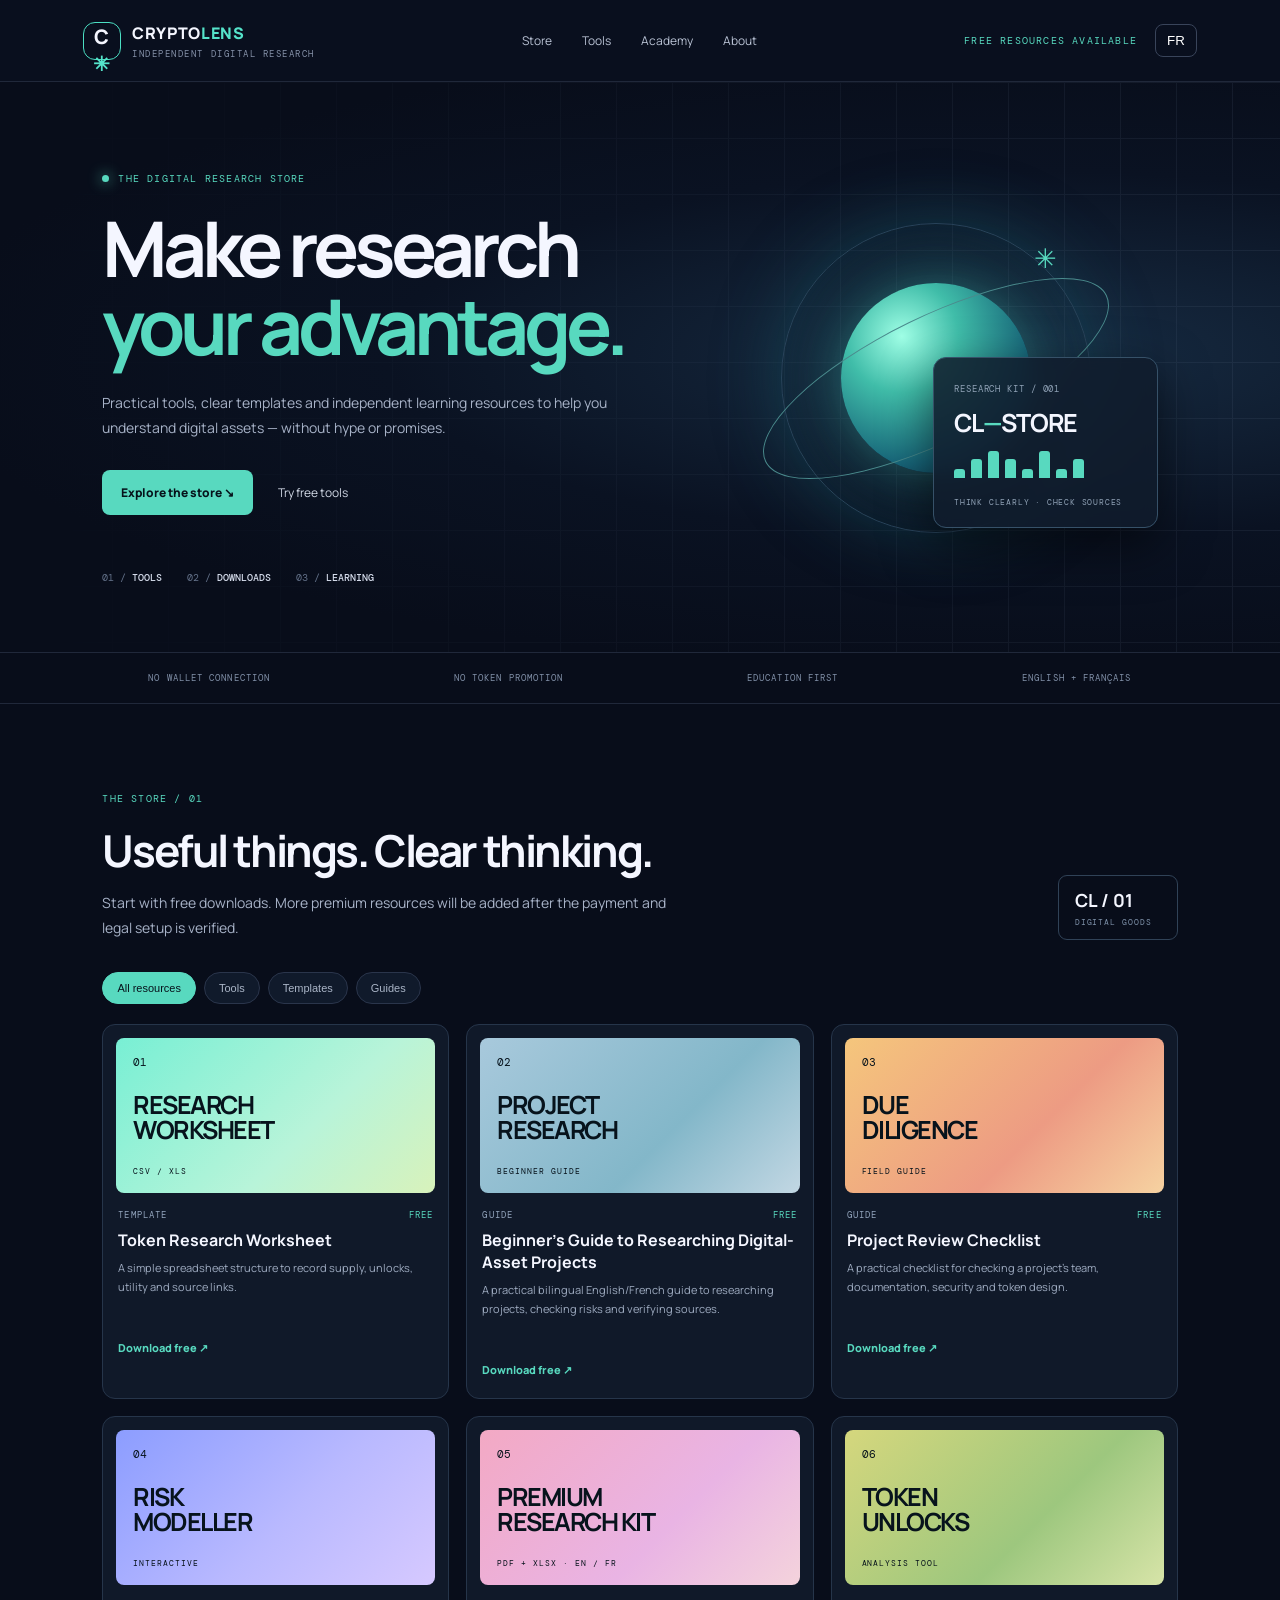
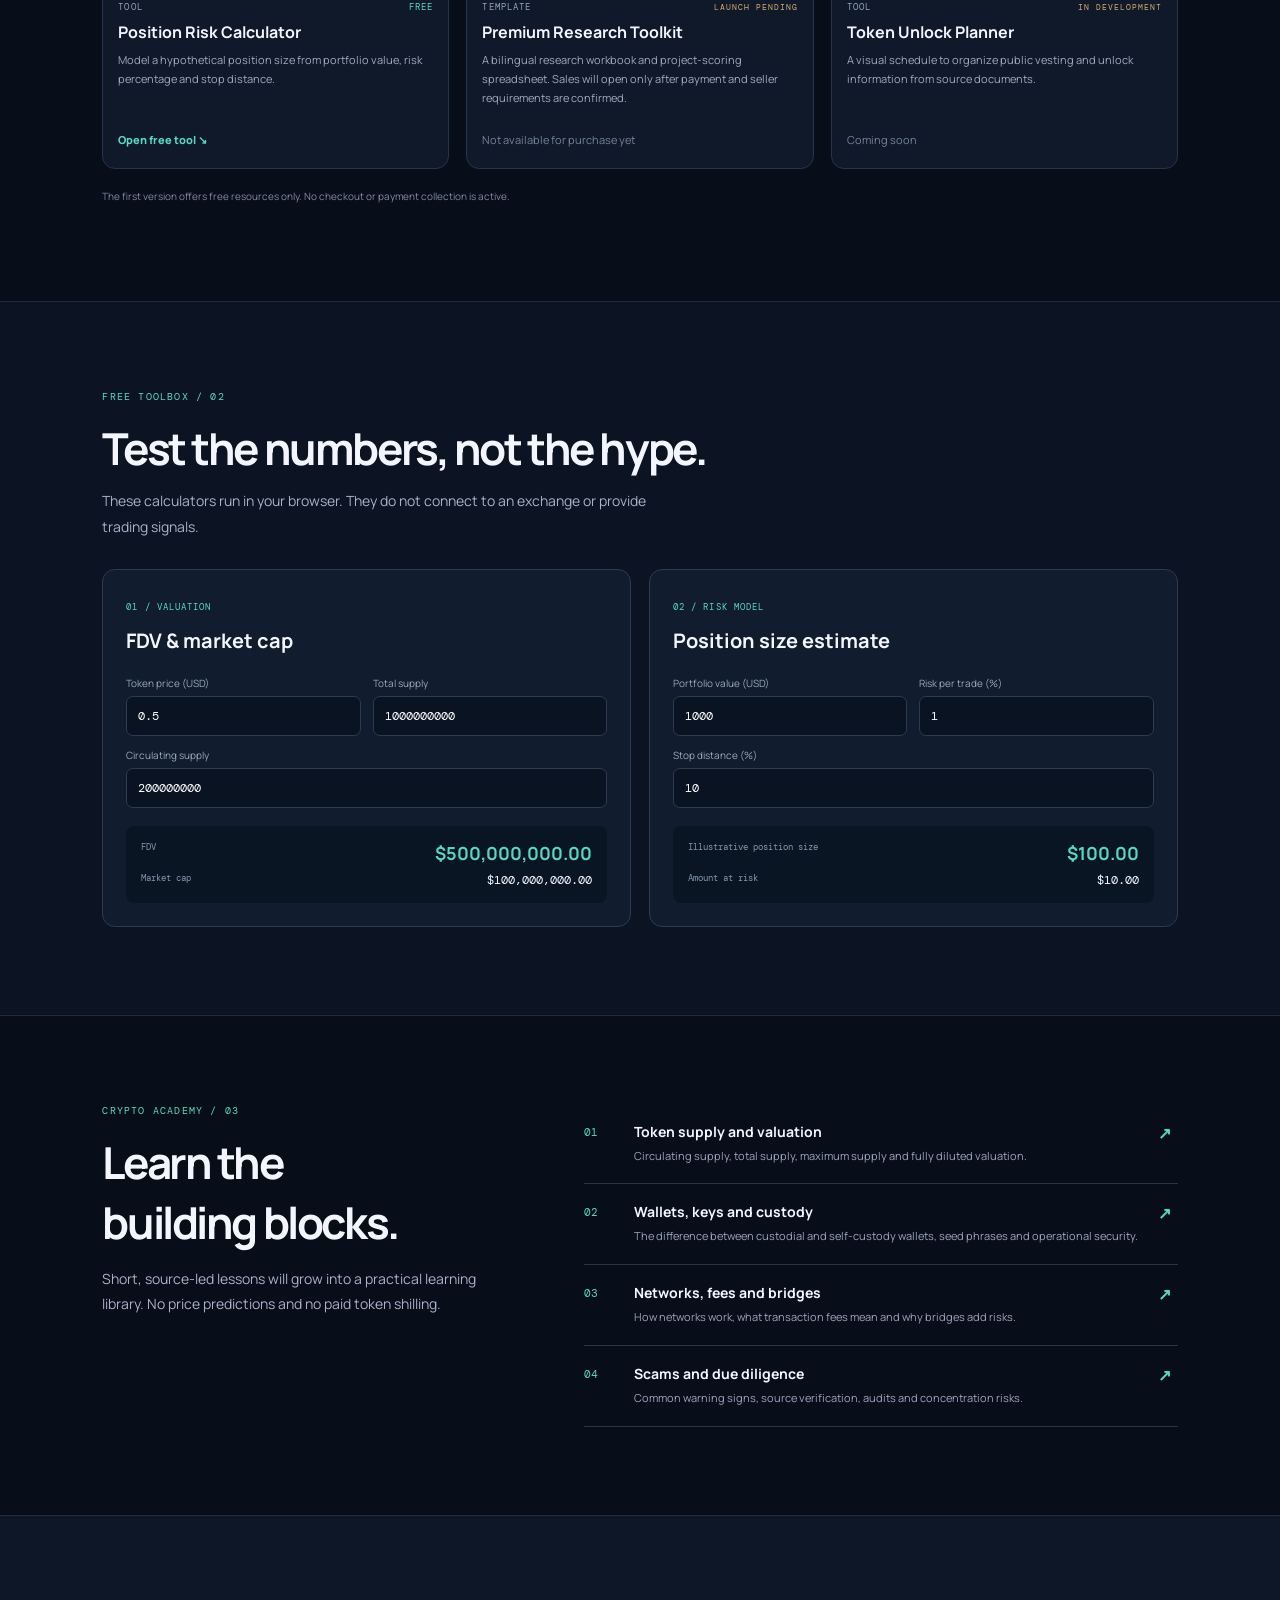
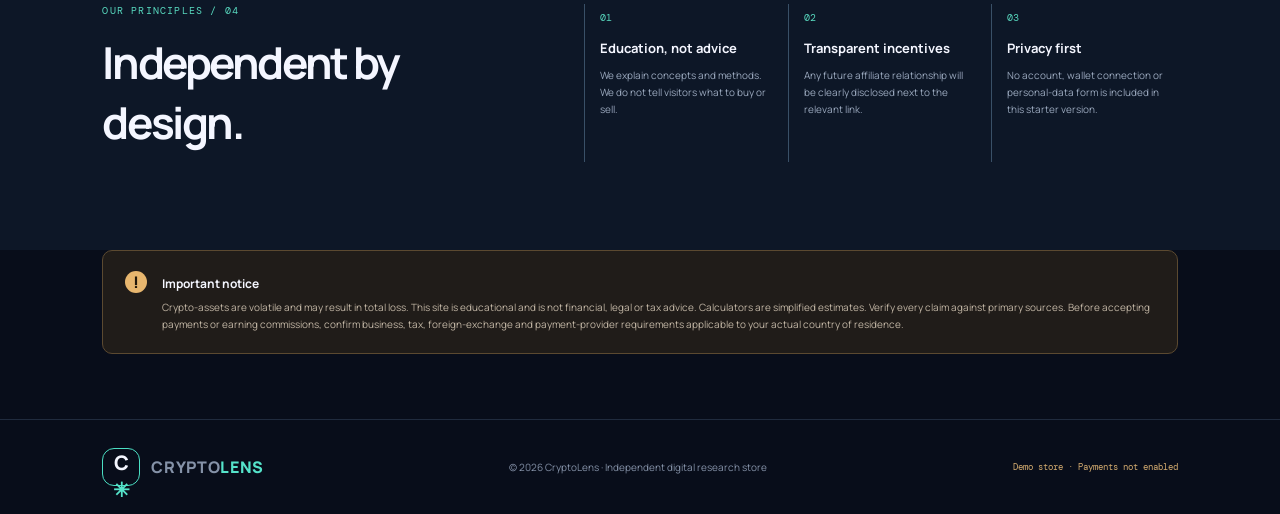
<file: index.html>
<!doctype html>
<html lang="en">
<head>
<meta charset="utf-8"><meta name="viewport" content="width=device-width,initial-scale=1">
<meta name="description" content="Bilingual independent crypto research tools, checklists and practical learning resources. No hype, no investment promises.">
<meta name="theme-color" content="#080d1a">
<meta name="robots" content="index,follow">
<title>CryptoLens — Digital Research Store</title>
<link rel="preconnect" href="https://fonts.googleapis.com"><link rel="preconnect" href="https://fonts.gstatic.com" crossorigin>
<link href="https://fonts.googleapis.com/css2?family=DM+Mono:wght@400;500&family=Manrope:wght@400;500;600;700;800&display=swap" rel="stylesheet">
<link rel="stylesheet" href="styles.css">
</head>
<body>
<header class="topbar">
 <a class="brand" href="#home"><span class="brand-icon">C<span>✳</span></span><span>CRYPTO<span class="aqua">LENS</span><small>INDEPENDENT DIGITAL RESEARCH</small></span></a>
 <nav><a href="#store" data-i18n="navStore">Store</a><a href="#tools" data-i18n="navTools">Tools</a><a href="#academy" data-i18n="navAcademy">Academy</a><a href="#about" data-i18n="navAbout">About</a></nav>
 <div class="head-actions"><span class="live-label" data-i18n="freeLabel">FREE RESOURCES AVAILABLE</span><button id="langBtn" class="lang">FR</button></div>
</header>
<main id="home">
<section class="hero">
 <div class="hero-grid"></div><div class="hero-copy">
  <div class="eyebrow"><i></i><span data-i18n="eyebrow">THE DIGITAL RESEARCH STORE</span></div>
  <h1 data-html="heroTitle">Make research<br><em>your advantage.</em></h1>
  <p data-i18n="heroText">Practical tools, clear templates and independent learning resources to help you understand digital assets — without hype or promises.</p>
  <div class="hero-actions"><a class="btn primary" href="#store" data-i18n="browse">Explore the store ↘</a><a class="underlink" href="#tools" data-i18n="tryTools">Try free tools</a></div>
  <div class="hero-points"><span>01 / <b data-i18n="point1">TOOLS</b></span><span>02 / <b data-i18n="point2">DOWNLOADS</b></span><span>03 / <b data-i18n="point3">LEARNING</b></span></div>
 </div>
 <div class="hero-visual" aria-hidden="true"><div class="halo"></div><div class="orb"></div><div class="orbit"></div><div class="mini-panel"><small>RESEARCH KIT / 001</small><strong>CL<span>—</span>STORE</strong><div class="mini-bars"><i></i><i></i><i></i><i></i><i></i><i></i><i></i><i></i></div><small class="sub">THINK CLEARLY · CHECK SOURCES</small></div><span class="spark">✳</span></div>
</section>
<section class="trust-strip"><span data-i18n="trust1">NO WALLET CONNECTION</span><span data-i18n="trust2">NO TOKEN PROMOTION</span><span data-i18n="trust3">EDUCATION FIRST</span><span data-i18n="trust4">ENGLISH + FRANÇAIS</span></section>

<section id="store" class="section store">
 <div class="section-head"><div><div class="eyebrow" data-i18n="storeEyebrow">THE STORE / 01</div><h2 data-i18n="storeTitle">Useful things. Clear thinking.</h2><p data-i18n="storeIntro">Start with free downloads. More premium resources will be added after the payment and legal setup is verified.</p></div><div class="store-stamp"><b>CL / 01</b><span data-i18n="stamp">DIGITAL GOODS</span></div></div>
 <div class="filters" role="group" aria-label="Product categories"><button class="filter active" data-filter="all" data-i18n="filterAll">All resources</button><button class="filter" data-filter="tools" data-i18n="filterTools">Tools</button><button class="filter" data-filter="templates" data-i18n="filterTemplates">Templates</button><button class="filter" data-filter="guides" data-i18n="filterGuides">Guides</button></div>
 <div class="product-grid">
  <article class="product-card" data-category="templates">
   <div class="product-art art-a"><span>01</span><b>RESEARCH<br>WORKSHEET</b><i>CSV / XLS</i></div>
   <div class="product-meta"><span class="category" data-i18n="catTemplate">TEMPLATE</span><span class="free" data-i18n="free">FREE</span></div>
   <h3 data-i18n="p1Title">Token Research Worksheet</h3><p data-i18n="p1Desc">A simple spreadsheet structure to record supply, unlocks, utility and source links.</p>
   <a class="download" href="assets/token-research-template.csv" download data-i18n="download">Download free ↗</a>
  </article>
  <article class="product-card" data-category="guides">
   <div class="product-art art-d"><span>02</span><b>PROJECT<br>RESEARCH</b><i>BEGINNER GUIDE</i></div>
   <div class="product-meta"><span class="category" data-i18n="catGuide">GUIDE</span><span class="free" data-i18n="free">FREE</span></div>
   <h3>Beginner’s Guide to Researching Digital-Asset Projects</h3><p>A practical bilingual English/French guide to researching projects, checking risks and verifying sources.</p>
   <a class="download" href="assets/CRYPTOLENS_Beginner_Project_Research_Guide_EN_FR.pdf" download>Download free ↗</a>
  </article>
  <article class="product-card" data-category="guides">
   <div class="product-art art-b"><span>03</span><b>DUE<br>DILIGENCE</b><i>FIELD GUIDE</i></div>
   <div class="product-meta"><span class="category" data-i18n="catGuide">GUIDE</span><span class="free" data-i18n="free">FREE</span></div>
   <h3 data-i18n="p2Title">Project Review Checklist</h3><p data-i18n="p2Desc">A practical checklist for checking a project's team, documentation, security and token design.</p>
   <a class="download" href="assets/project-review-checklist.md" download data-i18n="download">Download free ↗</a>
  </article>
  <article class="product-card" data-category="tools">
   <div class="product-art art-c"><span>04</span><b>RISK<br>MODELLER</b><i>INTERACTIVE</i></div>
   <div class="product-meta"><span class="category" data-i18n="catTool">TOOL</span><span class="free" data-i18n="free">FREE</span></div>
   <h3 data-i18n="p3Title">Position Risk Calculator</h3><p data-i18n="p3Desc">Model a hypothetical position size from portfolio value, risk percentage and stop distance.</p>
   <a class="download" href="#tools" data-i18n="openTool">Open free tool ↘</a>
  </article>
  <article class="product-card upcoming" data-category="templates">
   <div class="product-art art-e"><span>05</span><b>PREMIUM<br>RESEARCH KIT</b><i>PDF + XLSX · EN / FR</i></div>
   <div class="product-meta"><span class="category" data-i18n="catTemplate">TEMPLATE</span><span class="soon" data-i18n="launchPending">LAUNCH PENDING</span></div>
   <h3 data-i18n="premiumTitle">Premium Research Toolkit</h3><p data-i18n="premiumDesc">A bilingual research workbook and project-scoring spreadsheet. Sales will open only after payment and seller requirements are confirmed.</p>
   <span class="disabled-link" data-i18n="notAvailable">Not available for purchase yet</span>
  </article>
  <article class="product-card upcoming" data-category="tools">
   <div class="product-art art-f"><span>06</span><b>TOKEN<br>UNLOCKS</b><i>ANALYSIS TOOL</i></div>
   <div class="product-meta"><span class="category" data-i18n="catTool">TOOL</span><span class="soon" data-i18n="planned">IN DEVELOPMENT</span></div>
   <h3 data-i18n="p6Title">Token Unlock Planner</h3><p data-i18n="p6Desc">A visual schedule to organize public vesting and unlock information from source documents.</p>
   <span class="disabled-link" data-i18n="coming">Coming soon</span>
  </article>
 </div>
 <p class="store-note" data-i18n="storeNote">The first version offers free resources only. No checkout or payment collection is active.</p>
</section>

<section id="tools" class="section tools">
 <div class="section-head"><div><div class="eyebrow" data-i18n="toolsEyebrow">FREE TOOLBOX / 02</div><h2 data-i18n="toolsTitle">Test the numbers, not the hype.</h2><p data-i18n="toolsIntro">These calculators run in your browser. They do not connect to an exchange or provide trading signals.</p></div></div>
 <div class="calculator-grid">
  <article class="calc-card"><span class="calc-no">01 / VALUATION</span><h3 data-i18n="calc1">FDV & market cap</h3><div class="fields"><label><span data-i18n="price">Token price (USD)</span><input id="price" type="number" min="0" step="any" value="0.5"></label><label><span data-i18n="supply">Total supply</span><input id="supply" type="number" min="0" step="any" value="1000000000"></label><label><span data-i18n="circ">Circulating supply</span><input id="circ" type="number" min="0" step="any" value="200000000"></label></div><div class="result"><small>FDV</small><strong id="fdv">$500,000,000</strong><small data-i18n="marketcap">Market cap</small><b id="mc">$100,000,000</b></div></article>
  <article class="calc-card"><span class="calc-no">02 / RISK MODEL</span><h3 data-i18n="calc2">Position size estimate</h3><div class="fields"><label><span data-i18n="portfolio">Portfolio value (USD)</span><input id="portfolio" type="number" min="0" step="any" value="1000"></label><label><span data-i18n="risk">Risk per trade (%)</span><input id="risk" type="number" min="0" max="100" step="any" value="1"></label><label><span data-i18n="stop">Stop distance (%)</span><input id="stop" type="number" min="0.01" max="100" step="any" value="10"></label></div><div class="result"><small data-i18n="position">Illustrative position size</small><strong id="size">$100.00</strong><small data-i18n="riskAmount">Amount at risk</small><b id="riskout">$10.00</b></div></article>
 </div>
</section>

<section id="academy" class="section academy"><div class="academy-intro"><div class="eyebrow" data-i18n="academyEyebrow">CRYPTO ACADEMY / 03</div><h2 data-i18n="academyTitle">Learn the building blocks.</h2><p data-i18n="academyText">Short, source-led lessons will grow into a practical learning library. No price predictions and no paid token shilling.</p></div><div class="lesson-list">
 <article><span>01</span><div><h3 data-i18n="lesson1">Token supply and valuation</h3><p data-i18n="lesson1d">Circulating supply, total supply, maximum supply and fully diluted valuation.</p></div><b>↗</b></article>
 <article><span>02</span><div><h3 data-i18n="lesson2">Wallets, keys and custody</h3><p data-i18n="lesson2d">The difference between custodial and self-custody wallets, seed phrases and operational security.</p></div><b>↗</b></article>
 <article><span>03</span><div><h3 data-i18n="lesson3">Networks, fees and bridges</h3><p data-i18n="lesson3d">How networks work, what transaction fees mean and why bridges add risks.</p></div><b>↗</b></article>
 <article><span>04</span><div><h3 data-i18n="lesson4">Scams and due diligence</h3><p data-i18n="lesson4d">Common warning signs, source verification, audits and concentration risks.</p></div><b>↗</b></article>
</div></section>

<section id="about" class="section about"><div><div class="eyebrow" data-i18n="aboutEyebrow">OUR PRINCIPLES / 04</div><h2 data-i18n="aboutTitle">Independent by design.</h2></div><div class="principles"><div><b>01</b><h3 data-i18n="principle1">Education, not advice</h3><p data-i18n="principle1d">We explain concepts and methods. We do not tell visitors what to buy or sell.</p></div><div><b>02</b><h3 data-i18n="principle2">Transparent incentives</h3><p data-i18n="principle2d">Any future affiliate relationship will be clearly disclosed next to the relevant link.</p></div><div><b>03</b><h3 data-i18n="principle3">Privacy first</h3><p data-i18n="principle3d">No account, wallet connection or personal-data form is included in this starter version.</p></div></div></section>
<section class="notice"><span>!</span><div><b data-i18n="noticeTitle">Important notice</b><p data-i18n="noticeText">Crypto-assets are volatile and may result in total loss. This site is educational and is not financial, legal or tax advice. Calculators are simplified estimates. Verify every claim against primary sources. Before accepting payments or earning commissions, confirm business, tax, foreign-exchange and payment-provider requirements applicable to your actual country of residence.</p></div></section>
</main>
<footer><a class="brand" href="#home"><span class="brand-icon">C<span>✳</span></span><span>CRYPTO<span class="aqua">LENS</span></span></a><span>© 2026 CryptoLens · <span data-i18n="footer">Independent digital research store</span></span><span class="footnote" data-i18n="footnote">Demo store · Payments not enabled</span></footer>
<script src="app.js"></script>
</body>
</html>
</file>
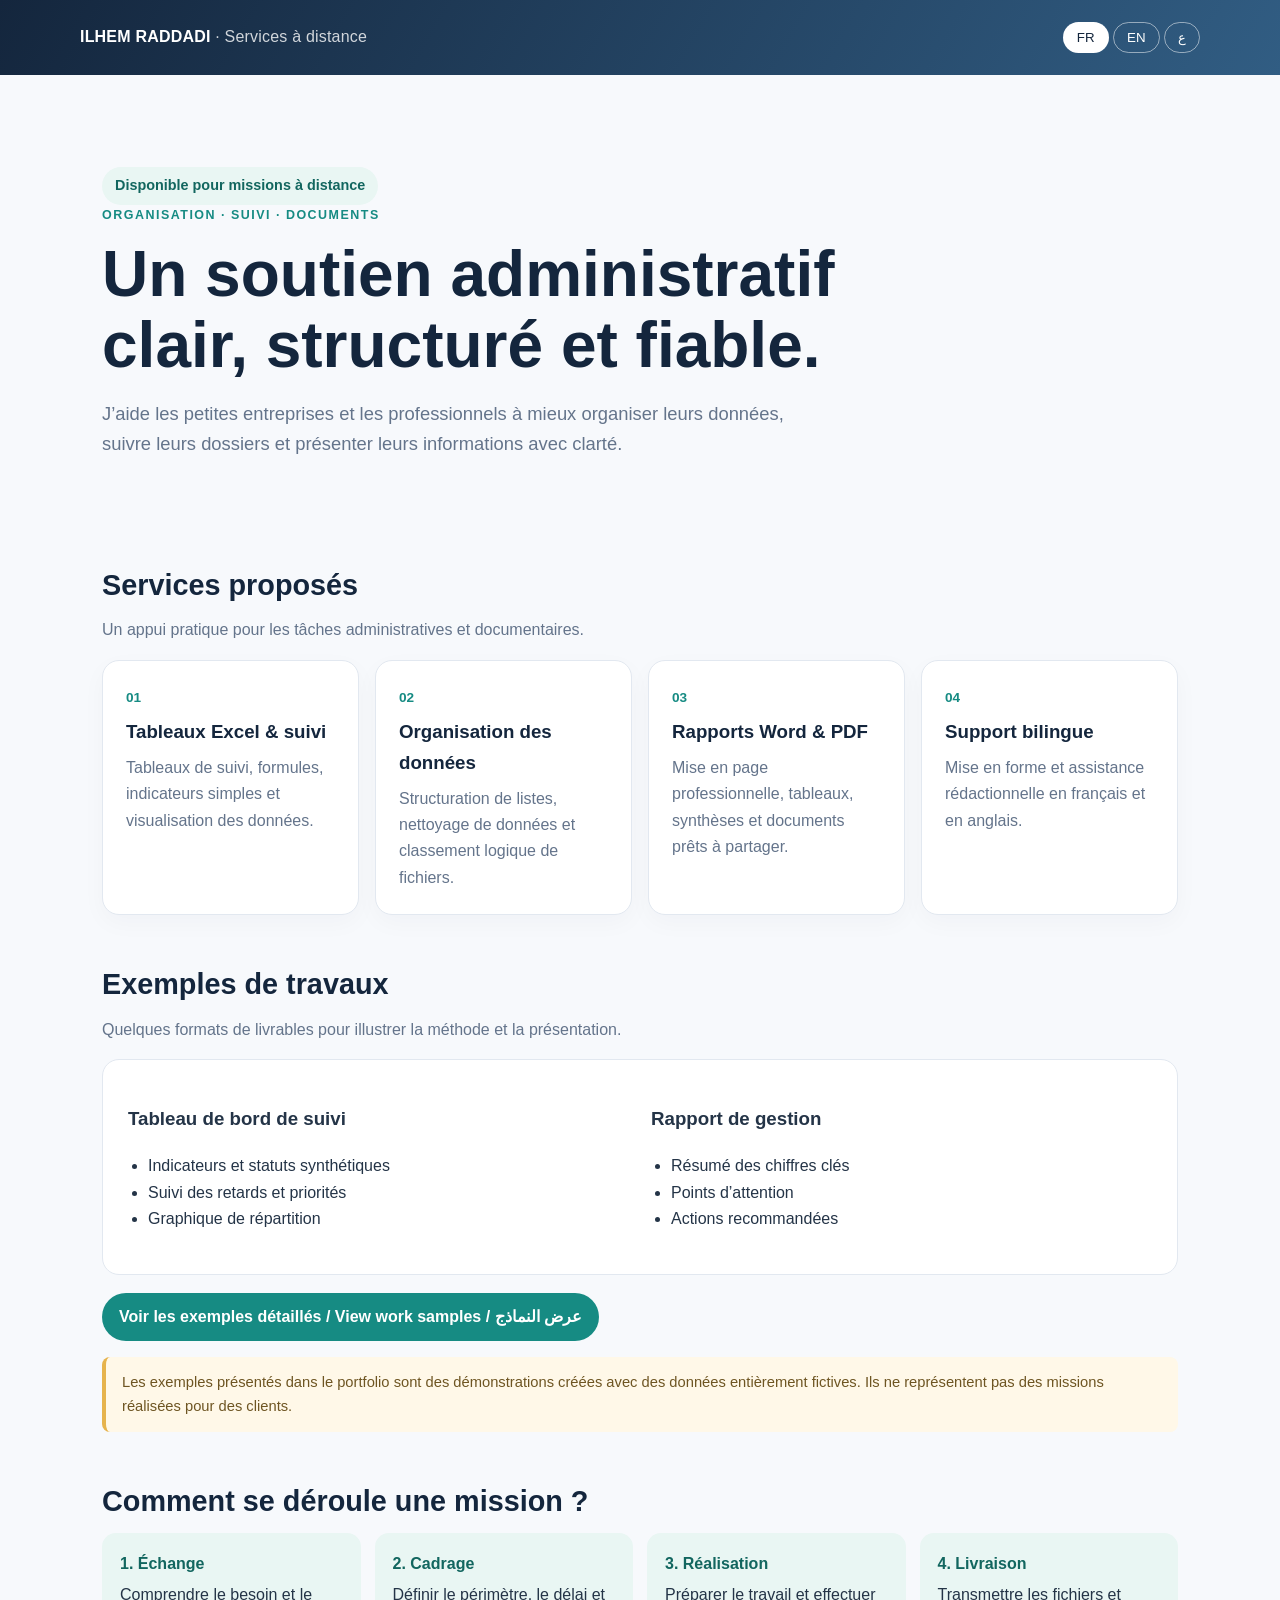
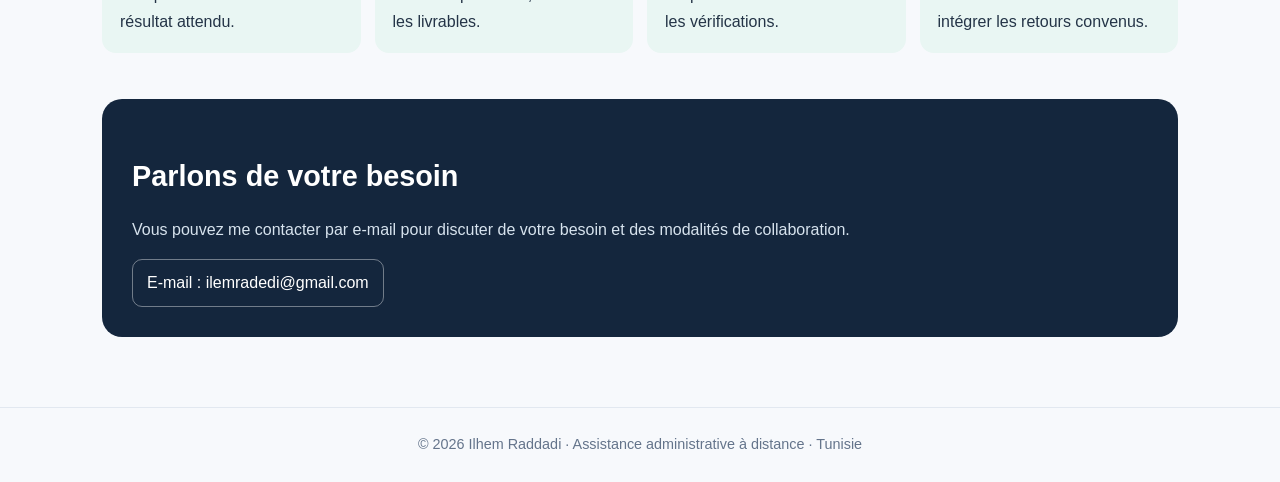
<file: freelance/index.html>
<!doctype html>
<html lang="fr">
<head>
<meta charset="utf-8">
<meta name="viewport" content="width=device-width,initial-scale=1">
<meta name="description" content="Assistance administrative à distance : tableaux Excel, suivi de dossiers, organisation de données et rapports Word/PDF.">
<title>Ilhem Raddadi | Assistance administrative à distance</title>
<style>
:root{--navy:#14263d;--blue:#315d83;--teal:#168b83;--mint:#e9f6f3;--ink:#243447;--muted:#64748b;--paper:#f7f9fc;--line:#e2e8f0}
*{box-sizing:border-box}body{margin:0;font-family:Inter,Arial,sans-serif;color:var(--ink);background:var(--paper);line-height:1.65}
header{background:linear-gradient(120deg,#14263d,#315d83);color:#fff;padding:22px max(6vw,22px)}
nav{max-width:1120px;margin:auto;display:flex;justify-content:space-between;align-items:center;gap:18px}.brand{font-weight:800;letter-spacing:.2px}.lang button{border:1px solid #ffffff80;background:transparent;color:white;border-radius:20px;padding:7px 13px;cursor:pointer}.lang button.active{background:white;color:var(--navy)}
main{max-width:1120px;margin:auto;padding:42px 22px 70px}.hero{padding:50px 0 38px;max-width:800px}.eyebrow{color:var(--teal);font-weight:800;text-transform:uppercase;letter-spacing:1.5px;font-size:.78rem}.hero h1{font-size:clamp(2.2rem,5vw,4rem);line-height:1.1;color:var(--navy);margin:14px 0}.hero p{font-size:1.15rem;color:var(--muted);max-width:700px}.pill{display:inline-block;background:var(--mint);color:#12665f;padding:7px 13px;border-radius:30px;font-size:.9rem;font-weight:700}
section{margin-top:46px}h2{color:var(--navy);font-size:1.8rem;margin-bottom:8px}.intro{color:var(--muted);margin-top:0}.grid{display:grid;grid-template-columns:repeat(auto-fit,minmax(225px,1fr));gap:16px}.card{background:white;border:1px solid var(--line);border-radius:17px;padding:23px;box-shadow:0 8px 24px #14263d08}.card .num{color:var(--teal);font-weight:800;font-size:.85rem}.card h3{color:var(--navy);margin:7px 0}.card p{color:var(--muted);margin:0}.sample{background:white;border:1px solid var(--line);border-radius:17px;padding:25px;display:grid;grid-template-columns:1fr 1fr;gap:22px}.sample ul{padding-left:20px}.note{background:#fff8e8;border-left:4px solid #e6b34c;padding:13px 16px;border-radius:8px;color:#6e5522;font-size:.92rem}
.steps{display:grid;grid-template-columns:repeat(auto-fit,minmax(190px,1fr));gap:14px}.step{padding:18px;background:var(--mint);border-radius:14px}.step strong{display:block;color:#12665f;margin-bottom:5px}
.contact{background:var(--navy);color:white;border-radius:20px;padding:30px}.contact h2{color:white}.contact p{color:#d7e3ee}.contact .pending{display:inline-block;border:1px solid #ffffff65;border-radius:10px;padding:10px 14px}
footer{text-align:center;color:var(--muted);padding:25px;border-top:1px solid var(--line);font-size:.9rem}
[dir=rtl]{text-align:right}[dir=rtl] .note{border-left:0;border-right:4px solid #e6b34c}[dir=rtl] .sample ul{padding-right:20px;padding-left:0}
@media(max-width:650px){.sample{grid-template-columns:1fr}.hero{padding-top:35px}}
</style>
</head>
<body>
<header><nav><div class="brand">ILHEM RADDADI <span style="font-weight:400;opacity:.8">· Services à distance</span></div><div class="lang"><button id="fr" class="active" type="button">FR</button> <button id="en" type="button">EN</button> <button id="ar" type="button">ع</button></div></nav></header>
<main id="page" lang="fr">
<div class="hero"><span class="pill" data-i="tag">Disponible pour missions à distance</span><div class="eyebrow" data-i="eyebrow">Organisation · Suivi · Documents</div><h1 data-i="title">Un soutien administratif clair, structuré et fiable.</h1><p data-i="lead">J’aide les petites entreprises et les professionnels à mieux organiser leurs données, suivre leurs dossiers et présenter leurs informations avec clarté.</p></div>
<section><h2 data-i="servicesTitle">Services proposés</h2><p class="intro" data-i="servicesIntro">Un appui pratique pour les tâches administratives et documentaires.</p><div class="grid">
<article class="card"><span class="num">01</span><h3 data-i="s1">Tableaux Excel & suivi</h3><p data-i="d1">Tableaux de suivi, formules, indicateurs simples et visualisation des données.</p></article>
<article class="card"><span class="num">02</span><h3 data-i="s2">Organisation des données</h3><p data-i="d2">Structuration de listes, nettoyage de données et classement logique de fichiers.</p></article>
<article class="card"><span class="num">03</span><h3 data-i="s3">Rapports Word & PDF</h3><p data-i="d3">Mise en page professionnelle, tableaux, synthèses et documents prêts à partager.</p></article>
<article class="card"><span class="num">04</span><h3 data-i="s4">Support bilingue</h3><p data-i="d4">Mise en forme et assistance rédactionnelle en français et en anglais.</p></article>
</div></section>
<section><h2 data-i="portfolioTitle">Exemples de travaux</h2><p class="intro" data-i="portfolioIntro">Quelques formats de livrables pour illustrer la méthode et la présentation.</p><div class="sample"><div><h3 data-i="sample1">Tableau de bord de suivi</h3><ul><li data-i="sample1a">Indicateurs et statuts synthétiques</li><li data-i="sample1b">Suivi des retards et priorités</li><li data-i="sample1c">Graphique de répartition</li></ul></div><div><h3 data-i="sample2">Rapport de gestion</h3><ul><li data-i="sample2a">Résumé des chiffres clés</li><li data-i="sample2b">Points d’attention</li><li data-i="sample2c">Actions recommandées</li></ul></div></div><p style="margin-top:18px"><a href="./portfolio.html" style="display:inline-block;background:#168b83;color:white;text-decoration:none;padding:11px 17px;border-radius:24px;font-weight:700" data-i="portfolioLink">Voir les exemples détaillés / View work samples / عرض النماذج</a></p><p class="note" data-i="fiction">Les exemples présentés dans le portfolio sont des démonstrations créées avec des données entièrement fictives. Ils ne représentent pas des missions réalisées pour des clients.</p></section>
<section><h2 data-i="processTitle">Comment se déroule une mission ?</h2><div class="steps"><div class="step"><strong data-i="p1">1. Échange</strong><span data-i="p1d">Comprendre le besoin et le résultat attendu.</span></div><div class="step"><strong data-i="p2">2. Cadrage</strong><span data-i="p2d">Définir le périmètre, le délai et les livrables.</span></div><div class="step"><strong data-i="p3">3. Réalisation</strong><span data-i="p3d">Préparer le travail et effectuer les vérifications.</span></div><div class="step"><strong data-i="p4">4. Livraison</strong><span data-i="p4d">Transmettre les fichiers et intégrer les retours convenus.</span></div></div></section>
<section class="contact"><h2 data-i="contactTitle">Parlons de votre besoin</h2><p data-i="contactText">Vous pouvez me contacter par e-mail pour discuter de votre besoin et des modalités de collaboration.</p><span class="pending" data-i="contactPending">E-mail : ilemradedi@gmail.com</span></section>
</main>
<footer>© <span id="year">2026</span> Ilhem Raddadi · <span data-i="footer">Assistance administrative à distance · Tunisie</span></footer>
<script>
const T={
fr:{tag:"Disponible pour missions à distance",eyebrow:"Organisation · Suivi · Documents",title:"Un soutien administratif clair, structuré et fiable.",lead:"J’aide les petites entreprises et les professionnels à mieux organiser leurs données, suivre leurs dossiers et présenter leurs informations avec clarté.",servicesTitle:"Services proposés",servicesIntro:"Un appui pratique pour les tâches administratives et documentaires.",s1:"Tableaux Excel & suivi",d1:"Tableaux de suivi, formules, indicateurs simples et visualisation des données.",s2:"Organisation des données",d2:"Structuration de listes, nettoyage de données et classement logique de fichiers.",s3:"Rapports Word & PDF",d3:"Mise en page professionnelle, tableaux, synthèses et documents prêts à partager.",s4:"Support bilingue",d4:"Mise en forme et assistance rédactionnelle en français et en anglais.",portfolioTitle:"Exemples de travaux",portfolioIntro:"Quelques formats de livrables pour illustrer la méthode et la présentation.",sample1:"Tableau de bord de suivi",sample1a:"Indicateurs et statuts synthétiques",sample1b:"Suivi des retards et priorités",sample1c:"Graphique de répartition",sample2:"Rapport de gestion",sample2a:"Résumé des chiffres clés",sample2b:"Points d’attention",sample2c:"Actions recommandées",fiction:"Les exemples présentés dans le portfolio sont des démonstrations créées avec des données entièrement fictives. Ils ne représentent pas des missions réalisées pour des clients.",processTitle:"Comment se déroule une mission ?",p1:"1. Échange",p1d:"Comprendre le besoin et le résultat attendu.",p2:"2. Cadrage",p2d:"Définir le périmètre, le délai et les livrables.",p3:"3. Réalisation",p3d:"Préparer le travail et effectuer les vérifications.",p4:"4. Livraison",p4d:"Transmettre les fichiers et intégrer les retours convenus.",contactTitle:"Parlons de votre besoin",contactText:"Pour le moment, les coordonnées professionnelles seront ajoutées après validation de leur publication sur ce site.",contactPending:"Contact sur demande · Site en préparation",footer:"Assistance administrative à distance · Tunisie"},
en:{tag:"Available for remote assignments",eyebrow:"Organisation · Tracking · Documents",title:"Clear, structured and reliable administrative support.",lead:"I help small businesses and professionals organise data, track tasks and present information clearly.",servicesTitle:"Services",servicesIntro:"Practical support for administrative and document-related tasks.",s1:"Excel spreadsheets & tracking",d1:"Tracking sheets, formulas, simple indicators and data visualisation.",s2:"Data organisation",d2:"Structured lists, data cleaning and logical file organisation.",s3:"Word & PDF reports",d3:"Professional formatting, tables, summaries and share-ready documents.",s4:"Bilingual support",d4:"Document formatting and writing assistance in French and English.",portfolioTitle:"Work samples",portfolioIntro:"Examples of deliverable formats demonstrating workflow and presentation.",sample1:"Tracking dashboard",sample1a:"Summary indicators and statuses",sample1b:"Overdue items and priorities",sample1c:"Status breakdown chart",sample2:"Management report",sample2a:"Key figures summary",sample2b:"Points requiring attention",sample2c:"Suggested actions",fiction:"Portfolio examples are demonstrations built entirely with fictional data. They are not presented as paid client projects.",processTitle:"How does a project work?",p1:"1. Discussion",p1d:"Understand the need and expected result.",p2:"2. Scope",p2d:"Agree on scope, deadline and deliverables.",p3:"3. Delivery work",p3d:"Prepare the work and run checks.",p4:"4. Handover",p4d:"Deliver files and incorporate agreed feedback.",contactTitle:"Let's discuss your needs",contactText:"You can contact me by email to discuss your needs and possible collaboration.",contactPending:"Email: ilemradedi@gmail.com",footer:"Remote administrative support · Tunisia"},
ar:{tag:"متاحة لإنجاز مهام عن بُعد",eyebrow:"تنظيم · متابعة · وثائق",title:"مساندة إدارية واضحة ومنظمة وموثوقة.",lead:"أساعد المؤسسات الصغيرة والمهنيين على تنظيم البيانات ومتابعة الملفات وعرض المعلومات بطريقة واضحة.",servicesTitle:"الخدمات",servicesIntro:"مساندة عملية في المهام الإدارية والوثائقية.",s1:"جداول Excel والمتابعة",d1:"جداول متابعة وصيغ حسابية ومؤشرات مبسطة وعرض للبيانات.",s2:"تنظيم البيانات",d2:"ترتيب القوائم وتنظيف البيانات وتصنيف الملفات بطريقة منطقية.",s3:"تقارير Word وPDF",d3:"تنسيق احترافي وجداول وملخصات ووثائق جاهزة للمشاركة.",s4:"مساندة بالفرنسية والإنجليزية",d4:"تنسيق الوثائق والمساعدة في الصياغة باللغتين الفرنسية والإنجليزية.",portfolioTitle:"نماذج من الأعمال",portfolioIntro:"أمثلة على أشكال المخرجات لتوضيح طريقة العمل والتنسيق.",sample1:"لوحة متابعة",sample1a:"مؤشرات وحالات مختصرة",sample1b:"متابعة التأخير والأولويات",sample1c:"رسم بياني لتوزيع الحالات",sample2:"تقرير إداري",sample2a:"ملخص الأرقام الأساسية",sample2b:"نقاط تستوجب الانتباه",sample2c:"إجراءات مقترحة",fiction:"نماذج ملف الأعمال تجريبية وتعتمد بالكامل على بيانات افتراضية، ولا تمثل أعمالاً منجزة لفائدة حرفاء.",processTitle:"كيف تتم المهمة؟",p1:"1. التواصل",p1d:"فهم الحاجة والنتيجة المطلوبة.",p2:"2. تحديد النطاق",p2d:"الاتفاق على نطاق العمل والآجال والمخرجات.",p3:"3. الإنجاز",p3d:"إعداد العمل والتحقق من جودته.",p4:"4. التسليم",p4d:"تسليم الملفات وإدخال التعديلات المتفق عليها.",contactTitle:"لنتحدث عن احتياجاتكم",contactText:"يمكنكم التواصل معي عبر البريد الإلكتروني لمناقشة احتياجاتكم وإمكانية التعاون.",contactPending:"البريد الإلكتروني: ilemradedi@gmail.com",footer:"مساندة إدارية عن بُعد · تونس"}
};
function setLang(lang){document.querySelectorAll("[data-i]").forEach(el=>{const v=T[lang][el.dataset.i];if(v)el.textContent=v});document.documentElement.lang=lang;document.getElementById("page").dir=lang==="ar"?"rtl":"ltr";["fr","en","ar"].forEach(k=>document.getElementById(k).classList.toggle("active",k===lang))}
["fr","en","ar"].forEach(k=>document.getElementById(k).addEventListener("click",()=>setLang(k)));
document.getElementById("year").textContent=new Date().getFullYear();
</script>
</body></html>
</file>
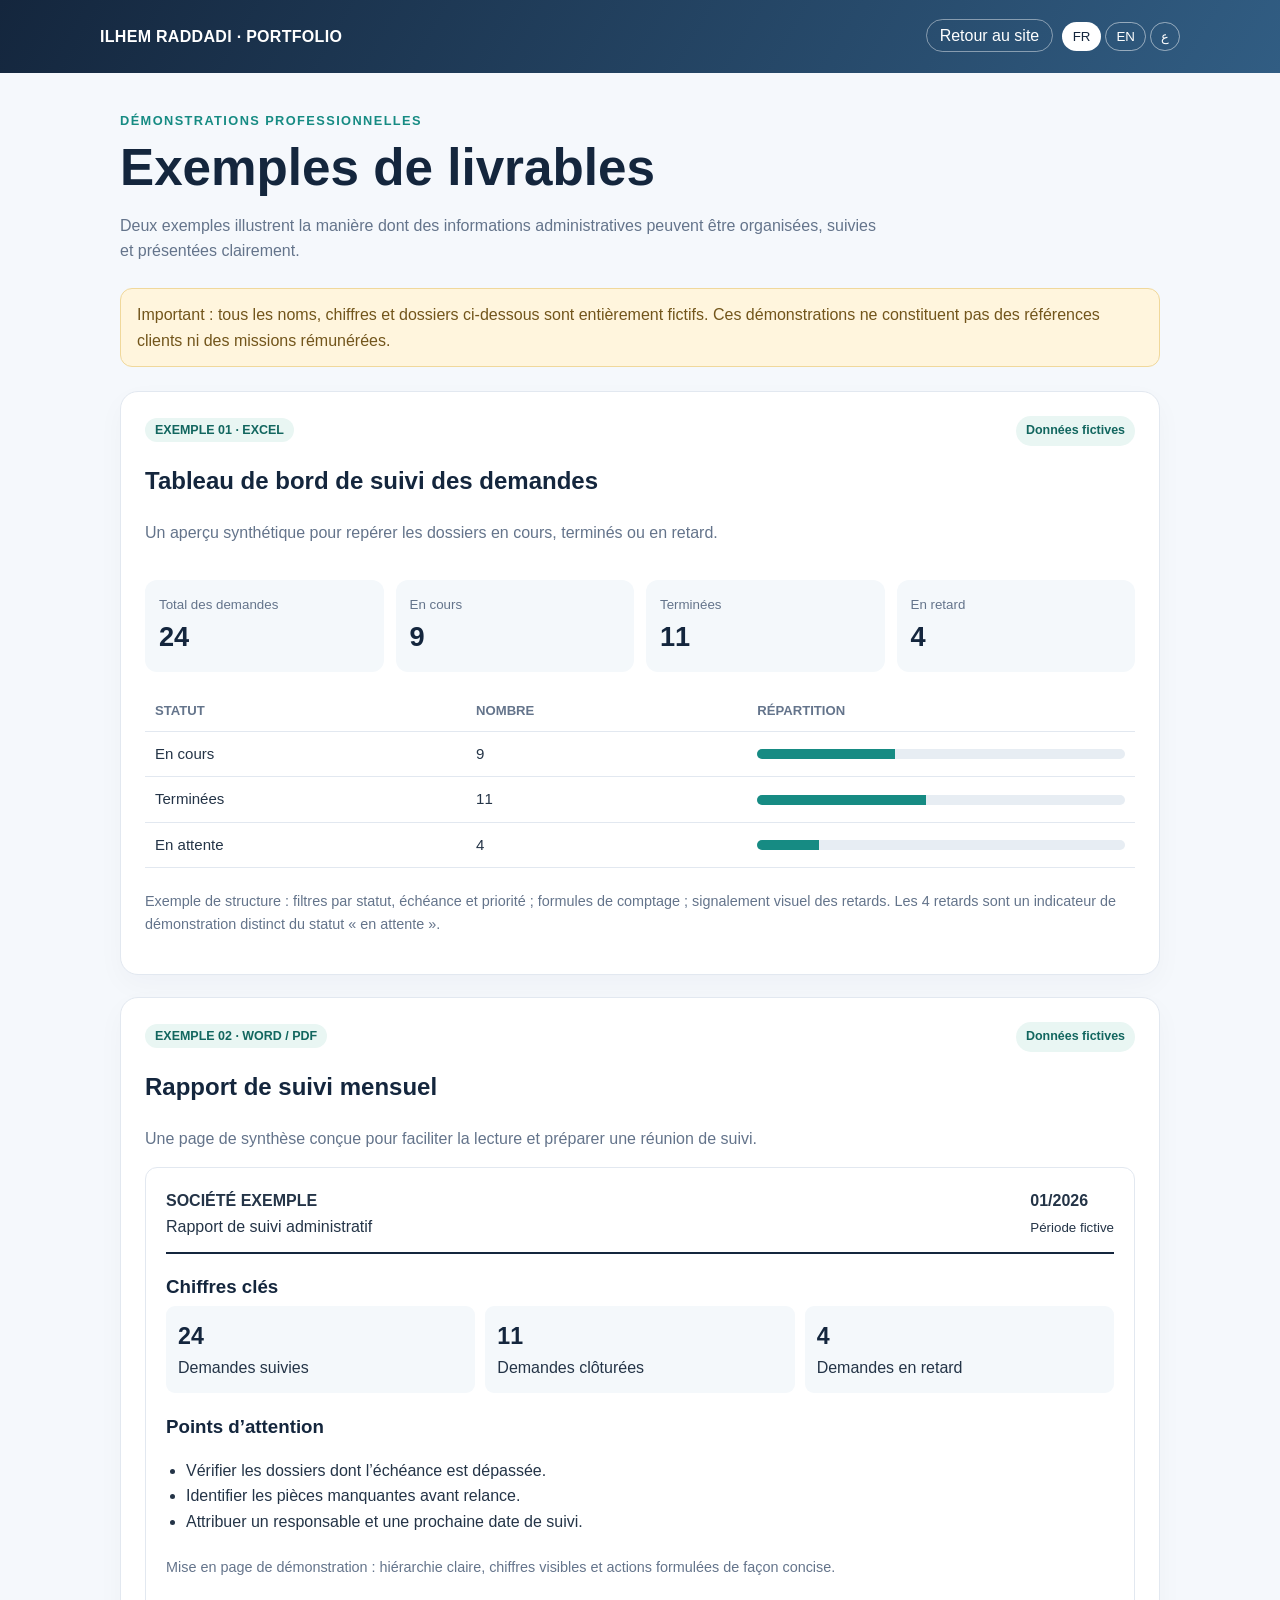
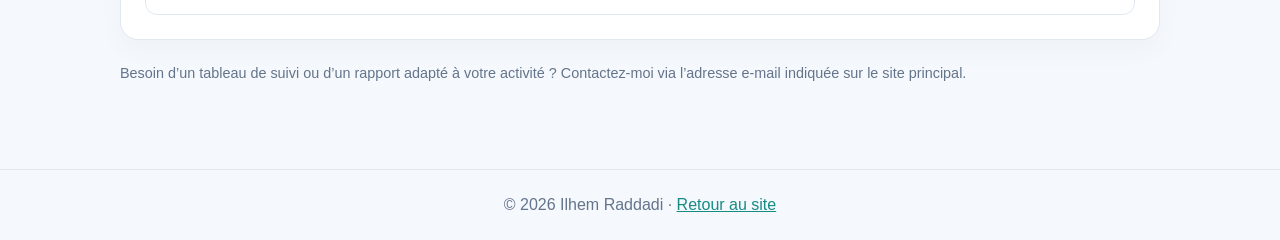
<file: freelance/portfolio.html>
<!doctype html>
<html lang="fr"><head><meta charset="utf-8"><meta name="viewport" content="width=device-width,initial-scale=1"><meta name="description" content="Exemples fictifs de tableaux Excel et de rapports administratifs réalisés à titre de démonstration."><title>Portfolio | Ilhem Raddadi</title>
<style>
:root{--navy:#14263d;--blue:#315d83;--teal:#168b83;--mint:#e9f6f3;--ink:#243447;--muted:#64748b;--paper:#f5f8fc;--line:#e2e8f0;--white:#fff}
*{box-sizing:border-box}body{margin:0;background:var(--paper);color:var(--ink);font:16px/1.6 Arial,sans-serif}header{background:linear-gradient(120deg,var(--navy),var(--blue));color:#fff;padding:22px max(5vw,20px)}nav,main{max-width:1080px;margin:auto}nav{display:flex;align-items:center;justify-content:space-between;gap:12px}.brand{font-weight:800;letter-spacing:.3px}a{color:var(--teal)}nav a{color:white;text-decoration:none;border:1px solid #ffffff70;border-radius:22px;padding:7px 13px}.langs button{border:1px solid #ffffff80;background:transparent;color:#fff;border-radius:18px;padding:6px 10px;margin-left:4px;cursor:pointer}.langs button.active{background:white;color:var(--navy)}main{padding:38px 20px 70px}.eyebrow{color:var(--teal);font-weight:bold;text-transform:uppercase;letter-spacing:1.4px;font-size:.8rem}h1,h2,h3{color:var(--navy)}h1{font-size:clamp(2rem,5vw,3.2rem);line-height:1.12;margin:8px 0 12px}.lead{color:var(--muted);max-width:760px}.warning{background:#fff5dd;border:1px solid #f0d89b;border-radius:12px;padding:13px 16px;color:#72551b;margin:24px 0}.project{background:white;border:1px solid var(--line);border-radius:18px;padding:24px;margin:22px 0;box-shadow:0 10px 28px #14263d08}.project-head{display:flex;justify-content:space-between;gap:12px;align-items:flex-start;flex-wrap:wrap}.tag{font-size:.78rem;font-weight:bold;background:var(--mint);color:#12665f;padding:5px 10px;border-radius:20px}.metrics{display:grid;grid-template-columns:repeat(4,1fr);gap:12px;margin:18px 0}.metric{background:#f4f8fb;border-radius:12px;padding:14px}.metric small{display:block;color:var(--muted)}.metric strong{font-size:1.7rem;color:var(--navy)}table{width:100%;border-collapse:collapse;margin:12px 0;font-size:.94rem}th,td{text-align:left;padding:10px;border-bottom:1px solid var(--line)}th{color:var(--muted);font-size:.82rem;text-transform:uppercase}.status{font-weight:bold;color:#12665f}.bar{height:10px;background:#e7edf3;border-radius:10px;overflow:hidden;min-width:70px}.bar span{display:block;height:100%;background:var(--teal)}.report{border:1px solid var(--line);border-radius:12px;padding:20px;background:#fff}.report-top{display:flex;justify-content:space-between;gap:10px;border-bottom:2px solid var(--navy);padding-bottom:12px}.report h3{margin-bottom:4px}.report-grid{display:grid;grid-template-columns:repeat(3,1fr);gap:10px}.report-grid div{background:#f4f8fb;padding:12px;border-radius:9px}.report-grid b{display:block;font-size:1.45rem;color:var(--navy)}.actions{padding-left:20px}.foot{color:var(--muted);font-size:.9rem;margin-top:22px}footer{text-align:center;border-top:1px solid var(--line);padding:22px;color:var(--muted)}[dir=rtl]{text-align:right}[dir=rtl] th,[dir=rtl] td{text-align:right}[dir=rtl] .actions{padding-right:20px;padding-left:0}@media(max-width:650px){.metrics{grid-template-columns:repeat(2,1fr)}.report-grid{grid-template-columns:1fr}table{font-size:.82rem}th,td{padding:7px}}
</style></head><body>
<header><nav><div class="brand">ILHEM RADDADI · PORTFOLIO</div><div><a href="./index.html" data-t="back">Retour au site</a> <span class="langs"><button class="active" id="fr">FR</button><button id="en">EN</button><button id="ar">ع</button></span></div></nav></header>
<main id="content"><div class="eyebrow" data-t="eyebrow">Démonstrations professionnelles</div><h1 data-t="title">Exemples de livrables</h1><p class="lead" data-t="lead">Deux exemples illustrent la manière dont des informations administratives peuvent être organisées, suivies et présentées clairement.</p>
<div class="warning" data-t="warning">Important : tous les noms, chiffres et dossiers ci-dessous sont entièrement fictifs. Ces démonstrations ne constituent pas des références clients ni des missions rémunérées.</div>
<section class="project"><div class="project-head"><div><span class="tag" data-t="tag1">EXEMPLE 01 · EXCEL</span><h2 data-t="dashTitle">Tableau de bord de suivi des demandes</h2><p class="lead" data-t="dashIntro">Un aperçu synthétique pour repérer les dossiers en cours, terminés ou en retard.</p></div><span class="tag" data-t="fictional">Données fictives</span></div>
<div class="metrics"><div class="metric"><small data-t="total">Total des demandes</small><strong>24</strong></div><div class="metric"><small data-t="open">En cours</small><strong>9</strong></div><div class="metric"><small data-t="done">Terminées</small><strong>11</strong></div><div class="metric"><small data-t="late">En retard</small><strong>4</strong></div></div>
<table><thead><tr><th data-t="status">Statut</th><th data-t="count">Nombre</th><th data-t="share">Répartition</th></tr></thead><tbody><tr><td data-t="open">En cours</td><td>9</td><td><div class="bar"><span style="width:37.5%"></span></div></td></tr><tr><td data-t="done">Terminées</td><td>11</td><td><div class="bar"><span style="width:45.8%"></span></div></td></tr><tr><td data-t="hold">En attente</td><td>4</td><td><div class="bar"><span style="width:16.7%"></span></div></td></tr></tbody></table>
<p class="foot" data-t="dashFoot">Exemple de structure : filtres par statut, échéance et priorité ; formules de comptage ; signalement visuel des retards. Les 4 retards sont un indicateur de démonstration distinct du statut « en attente ».</p></section>
<section class="project"><div class="project-head"><div><span class="tag" data-t="tag2">EXEMPLE 02 · WORD / PDF</span><h2 data-t="reportTitle">Rapport de suivi mensuel</h2><p class="lead" data-t="reportIntro">Une page de synthèse conçue pour faciliter la lecture et préparer une réunion de suivi.</p></div><span class="tag" data-t="fictional">Données fictives</span></div>
<div class="report"><div class="report-top"><div><strong data-t="reportName">SOCIÉTÉ EXEMPLE</strong><div data-t="reportSub">Rapport de suivi administratif</div></div><div><b>01/2026</b><br><small data-t="period">Période fictive</small></div></div><h3 data-t="keyFigures">Chiffres clés</h3><div class="report-grid"><div><b>24</b><span data-t="requests">Demandes suivies</span></div><div><b>11</b><span data-t="closed">Demandes clôturées</span></div><div><b>4</b><span data-t="overdue">Demandes en retard</span></div></div><h3 data-t="attention">Points d’attention</h3><ul class="actions"><li data-t="a1">Vérifier les dossiers dont l’échéance est dépassée.</li><li data-t="a2">Identifier les pièces manquantes avant relance.</li><li data-t="a3">Attribuer un responsable et une prochaine date de suivi.</li></ul><p class="foot" data-t="reportFoot">Mise en page de démonstration : hiérarchie claire, chiffres visibles et actions formulées de façon concise.</p></div></section>
<p class="foot" data-t="closing">Besoin d’un tableau de suivi ou d’un rapport adapté à votre activité ? Contactez-moi via l’adresse e-mail indiquée sur le site principal.</p></main><footer>© 2026 Ilhem Raddadi · <a href="./index.html" data-t="back">Retour au site</a></footer>
<script>
const D={
fr:{back:"Retour au site",eyebrow:"Démonstrations professionnelles",title:"Exemples de livrables",lead:"Deux exemples illustrent la manière dont des informations administratives peuvent être organisées, suivies et présentées clairement.",warning:"Important : tous les noms, chiffres et dossiers ci-dessous sont entièrement fictifs. Ces démonstrations ne constituent pas des références clients ni des missions rémunérées.",tag1:"EXEMPLE 01 · EXCEL",tag2:"EXEMPLE 02 · WORD / PDF",fictional:"Données fictives",dashTitle:"Tableau de bord de suivi des demandes",dashIntro:"Un aperçu synthétique pour repérer les dossiers en cours, terminés ou en retard.",total:"Total des demandes",open:"En cours",done:"Terminées",late:"En retard",hold:"En attente",status:"Statut",count:"Nombre",share:"Répartition",dashFoot:"Exemple de structure : filtres par statut, échéance et priorité ; formules de comptage ; signalement visuel des retards. Les 4 retards sont un indicateur de démonstration distinct du statut « en attente ».",reportTitle:"Rapport de suivi mensuel",reportIntro:"Une page de synthèse conçue pour faciliter la lecture et préparer une réunion de suivi.",reportName:"SOCIÉTÉ EXEMPLE",reportSub:"Rapport de suivi administratif",period:"Période fictive",keyFigures:"Chiffres clés",requests:"Demandes suivies",closed:"Demandes clôturées",overdue:"Demandes en retard",attention:"Points d’attention",a1:"Vérifier les dossiers dont l’échéance est dépassée.",a2:"Identifier les pièces manquantes avant relance.",a3:"Attribuer un responsable et une prochaine date de suivi.",reportFoot:"Mise en page de démonstration : hiérarchie claire, chiffres visibles et actions formulées de façon concise.",closing:"Besoin d’un tableau de suivi ou d’un rapport adapté à votre activité ? Contactez-moi via l’adresse e-mail indiquée sur le site principal."},
en:{back:"Back to website",eyebrow:"Professional demonstrations",title:"Work sample previews",lead:"These two examples show how administrative information can be organised, tracked and presented clearly.",warning:"Important: all names, figures and records below are entirely fictional. These demonstrations are not client testimonials or paid assignments.",tag1:"SAMPLE 01 · EXCEL",tag2:"SAMPLE 02 · WORD / PDF",fictional:"Fictional data",dashTitle:"Request tracking dashboard",dashIntro:"A concise overview to identify ongoing, completed and overdue records.",total:"Total requests",open:"In progress",done:"Completed",late:"Overdue",hold:"On hold",status:"Status",count:"Count",share:"Breakdown",dashFoot:"Illustrative structure: filters by status, due date and priority; count formulas; visual overdue flags. The 4 overdue items are a separate demonstration indicator from the « on hold » status.",reportTitle:"Monthly tracking report",reportIntro:"A one-page summary designed for easy reading and meeting preparation.",reportName:"SAMPLE COMPANY",reportSub:"Administrative tracking report",period:"Fictional period",keyFigures:"Key figures",requests:"Requests tracked",closed:"Requests closed",overdue:"Overdue requests",attention:"Points to review",a1:"Check records with past due dates.",a2:"Identify missing documents before sending reminders.",a3:"Assign an owner and the next follow-up date.",reportFoot:"Demonstration layout: clear hierarchy, visible figures and concise action points.",closing:"Need a tracking sheet or report for your activity? Contact me using the email address on the main website."},
ar:{back:"العودة إلى الموقع",eyebrow:"نماذج توضيحية",title:"أمثلة على المخرجات",lead:"يوضح المثالان كيفية تنظيم المعلومات الإدارية ومتابعتها وعرضها بوضوح.",warning:"ملاحظة مهمة: جميع الأسماء والأرقام والملفات الواردة أدناه افتراضية بالكامل. هذه النماذج ليست شهادات حرفاء ولا أعمالاً مدفوعة.",tag1:"نموذج 01 · EXCEL",tag2:"نموذج 02 · WORD / PDF",fictional:"بيانات افتراضية",dashTitle:"لوحة متابعة الطلبات",dashIntro:"ملخص يساعد على تحديد الملفات الجارية والمنجزة والمتأخرة.",total:"مجموع الطلبات",open:"قيد الإنجاز",done:"منجزة",late:"متأخرة",hold:"في الانتظار",status:"الحالة",count:"العدد",share:"التوزيع",dashFoot:"هيكل توضيحي: تصفية حسب الحالة والأجل والأولوية، وصيغ للعدّ، وتنبيه بصري للتأخير. عدد الملفات المتأخرة مؤشر توضيحي منفصل عن حالة «في الانتظار».",reportTitle:"تقرير متابعة شهري",reportIntro:"صفحة تلخيصية تسهّل القراءة والتحضير لاجتماع متابعة.",reportName:"شركة افتراضية",reportSub:"تقرير متابعة إدارية",period:"فترة افتراضية",keyFigures:"الأرقام الأساسية",requests:"الطلبات المتابعة",closed:"الطلبات المغلقة",overdue:"الطلبات المتأخرة",attention:"نقاط تستوجب الانتباه",a1:"التحقق من الملفات التي تجاوزت آجالها.",a2:"تحديد الوثائق الناقصة قبل إرسال التذكير.",a3:"تعيين مسؤول وتاريخ المتابعة القادم.",reportFoot:"تنسيق توضيحي: ترتيب واضح، أرقام بارزة وإجراءات مختصرة.",closing:"هل تحتاجون إلى جدول متابعة أو تقرير ملائم لنشاطكم؟ يمكنكم التواصل معي عبر البريد الإلكتروني الموجود بالموقع الرئيسي."}
};
function lang(k){document.querySelectorAll("[data-t]").forEach(e=>{if(D[k][e.dataset.t])e.textContent=D[k][e.dataset.t]});document.documentElement.lang=k;document.getElementById("content").dir=k==="ar"?"rtl":"ltr";["fr","en","ar"].forEach(x=>document.getElementById(x).classList.toggle("active",x===k))}
["fr","en","ar"].forEach(k=>document.getElementById(k).addEventListener("click",()=>lang(k)));
</script></body></html>
</file>
<file: styles.css>
*{box-sizing:border-box}html{scroll-behavior:smooth}body{margin:0;background:#080d1a;color:#f4f6ff;font-family:Manrope,Arial,sans-serif}a{color:inherit;text-decoration:none}.topbar{height:82px;padding:0 6.5%;display:flex;align-items:center;justify-content:space-between;border-bottom:1px solid #20283a;background:#090f1e;position:sticky;top:0;z-index:10}.brand{display:flex;align-items:center;gap:11px;font-weight:800;letter-spacing:.04em;font-size:16px}.brand small{display:block;font:9px "DM Mono",monospace;letter-spacing:.17em;color:#8591a8;margin-top:4px}.brand-icon{display:grid;place-items:center;width:38px;height:38px;border:1px solid #4bdfc3;border-radius:12px;color:#f4f6ff;font-size:20px}.brand-icon span,.aqua{color:#55e3ca}.topbar nav{display:flex;gap:30px;color:#b9c2d4;font-size:12px}.topbar nav a:hover,.underlink:hover{color:#55e3ca}.head-actions{display:flex;align-items:center;gap:18px}.live-label,.eyebrow,.trust-strip,.category,.free,.soon,.calc-no,.store-stamp span,.product-art i{font:10px "DM Mono",monospace;letter-spacing:.12em}.live-label{color:#58d9bf}.lang{background:transparent;border:1px solid #39445a;color:#fff;padding:8px 11px;border-radius:8px;cursor:pointer}.hero{position:relative;overflow:hidden;min-height:530px;padding:90px 8% 68px;display:grid;grid-template-columns:1.1fr .9fr;align-items:center;background:radial-gradient(ellipse at 80% 48%,#172c43 0%,#0a1222 44%,#080d1a 76%)}.hero-grid{position:absolute;inset:0;opacity:.12;background-image:linear-gradient(#70819a 1px,transparent 1px),linear-gradient(90deg,#70819a 1px,transparent 1px);background-size:56px 56px;mask-image:linear-gradient(90deg,transparent,#000)}.hero-copy{position:relative;max-width:620px}.eyebrow{color:#58d9bf;display:flex;align-items:center;gap:9px}.eyebrow i{width:7px;height:7px;background:#58d9bf;border-radius:50%;box-shadow:0 0 14px #58d9bf}.hero h1{font-size:clamp(48px,6vw,78px);line-height:1.02;letter-spacing:-.065em;margin:24px 0}.hero h1 em{font-style:normal;color:#58d9bf}.hero-copy>p,.section-head p,.academy-intro>p{color:#a7b2c7;line-height:1.8;font-size:14px;max-width:540px}.hero-actions{display:flex;align-items:center;gap:25px;margin-top:30px}.btn{padding:14px 19px;border-radius:8px;font-size:12px;font-weight:800}.primary{background:#58d9bf;color:#06131b}.underlink{font-size:12px;color:#d2d9e6}.hero-points{display:flex;gap:25px;margin-top:56px;color:#64728a;font:10px "DM Mono",monospace}.hero-points b{color:#d4dbea;font-weight:500}.hero-visual{height:350px;position:relative;display:grid;place-items:center}.halo{position:absolute;width:310px;height:310px;border:1px solid #29445b;border-radius:50%;box-shadow:0 0 70px #1e6e7960,inset 0 0 50px #1e6e7930}.orb{position:absolute;width:190px;height:190px;border-radius:50%;background:radial-gradient(circle at 32% 28%,#a0ffe6,#40bda9 30%,#176579 68%,#0a172c);box-shadow:0 0 65px #42d8bf70}.orbit{position:absolute;width:380px;height:125px;border:1px solid #4a8b8d;border-radius:50%;transform:rotate(-26deg)}.mini-panel{position:absolute;right:4%;bottom:25px;background:#111c2cdd;border:1px solid #365168;border-radius:13px;padding:17px 20px;width:225px;box-shadow:0 18px 50px #0008;backdrop-filter:blur(8px)}.mini-panel small{font:9px "DM Mono",monospace;color:#91a3b7;letter-spacing:.1em}.mini-panel strong{display:block;font-size:25px;letter-spacing:-.05em;margin:8px 0}.mini-panel strong span{color:#58d9bf}.mini-panel .sub{font-size:8px}.mini-bars{height:30px;display:flex;gap:6px;align-items:end;margin-bottom:10px}.mini-bars i{width:11px;background:#58d9bf;border-radius:3px 3px 0 0;height:30%}.mini-bars i:nth-child(2n){height:65%}.mini-bars i:nth-child(3n){height:90%}.spark{position:absolute;top:36px;right:25%;font-size:27px;color:#58d9bf}.trust-strip{display:flex;justify-content:space-around;gap:15px;flex-wrap:wrap;padding:19px 5%;border-top:1px solid #20283a;border-bottom:1px solid #20283a;color:#8190a8;font-size:9px}.section{padding:88px 8%}.section-head{display:flex;justify-content:space-between;align-items:end;gap:30px;margin-bottom:30px}.section h2{font-size:clamp(30px,4vw,44px);letter-spacing:-.055em;margin:15px 0 10px}.section-head p{max-width:580px;margin:0}.store-stamp{border:1px solid #304257;padding:12px 16px;border-radius:9px;min-width:120px}.store-stamp b{display:block;font-size:18px}.store-stamp span{display:block;color:#7e91a9;font-size:8px;margin-top:5px}.filters{display:flex;gap:8px;margin:32px 0 20px;flex-wrap:wrap}.filter{border:1px solid #2a354b;color:#aab5c7;background:#101a2b;padding:9px 14px;border-radius:30px;font-size:11px;cursor:pointer}.filter.active,.filter:hover{background:#58d9bf;color:#07131c;border-color:#58d9bf}.product-grid{display:grid;grid-template-columns:repeat(3,1fr);gap:17px}.product-card{background:#101929;border:1px solid #26354a;border-radius:13px;padding:13px;transition:.2s}.product-card:hover{transform:translateY(-4px);border-color:#4a9e98}.product-art{height:155px;border-radius:8px;position:relative;overflow:hidden;padding:17px;display:flex;flex-direction:column;justify-content:space-between;color:#07131c}.product-art span{font:11px "DM Mono",monospace}.product-art b{font-size:25px;line-height:.98;letter-spacing:-.06em}.product-art i{font-style:normal;font-size:8px}.art-a{background:linear-gradient(135deg,#78efd4,#b8f4d9 60%,#d8f2bb)}.art-b{background:linear-gradient(135deg,#f5c67c,#ed9b83 60%,#f6d2a1)}.art-c{background:linear-gradient(135deg,#8c9dff,#b9b9ff 55%,#d6c9ff)}.art-d{background:linear-gradient(135deg,#a8c9dc,#83b7c9 60%,#c2d7e3)}.art-e{background:linear-gradient(135deg,#f3a9c4,#e9b4e4 60%,#f4d3dc)}.art-f{background:linear-gradient(135deg,#d5d77d,#9dc77e 60%,#d7e4a8)}.product-meta{display:flex;justify-content:space-between;align-items:center;margin:16px 2px 8px}.category{color:#93a5bd;font-size:9px}.free{color:#58d9bf;font-size:9px}.soon{color:#d6ad70;font-size:8px}.product-card h3{font-size:16px;margin:8px 2px}.product-card p{font-size:11px;line-height:1.7;color:#9eabc0;min-height:58px;margin:8px 2px 15px}.download{display:inline-block;color:#58d9bf;font-size:11px;font-weight:800;padding:8px 2px}.download:hover{text-decoration:underline}.disabled-link{display:inline-block;color:#74849b;font-size:11px;padding:8px 2px}.store-note{font-size:10px;color:#7d8ca3;margin-top:20px}.tools{background:#0c1424;border-top:1px solid #1d2b3d;border-bottom:1px solid #1d2b3d}.calculator-grid{display:grid;grid-template-columns:1fr 1fr;gap:18px;margin-top:28px}.calc-card{background:#111d2f;border:1px solid #2a3b51;border-radius:13px;padding:23px}.calc-no{color:#58d9bf;font-size:9px}.calc-card h3{font-size:20px;margin:12px 0 22px}.fields{display:grid;grid-template-columns:1fr 1fr;gap:12px}.fields label:last-child{grid-column:1/-1}.fields label span{display:block;color:#9aa9be;font-size:10px;margin-bottom:6px}.fields input{width:100%;background:#091322;border:1px solid #2b3b51;color:#fff;border-radius:7px;padding:11px;font:12px "DM Mono",monospace;outline:none}.fields input:focus{border-color:#58d9bf}.result{margin-top:18px;padding:15px;background:#091522;border-radius:8px;display:grid;grid-template-columns:1fr 1fr;gap:7px}.result small{font:9px "DM Mono",monospace;color:#8596ad}.result strong{font-size:18px;color:#58d9bf;text-align:right}.result b{text-align:right;font:12px "DM Mono",monospace}.academy{display:grid;grid-template-columns:.8fr 1.2fr;gap:8%}.academy-intro{align-self:start}.academy-intro h2{max-width:340px}.lesson-list article{display:grid;grid-template-columns:35px 1fr 20px;gap:15px;padding:18px 0;border-bottom:1px solid #283448}.lesson-list article>span{font:11px "DM Mono",monospace;color:#58d9bf;padding-top:3px}.lesson-list h3{font-size:14px;margin:0 0 6px}.lesson-list p{font-size:11px;color:#99a7bc;line-height:1.7;margin:0}.lesson-list article>b{color:#58d9bf}.about{background:#0d1727;display:grid;grid-template-columns:.8fr 1.2fr;gap:8%;border-top:1px solid #1d2b3d}.principles{display:grid;grid-template-columns:repeat(3,1fr);gap:17px}.principles>div{border-left:1px solid #395067;padding-left:15px}.principles b{font:10px "DM Mono",monospace;color:#58d9bf}.principles h3{font-size:13px;margin:13px 0 8px}.principles p{font-size:10px;color:#9aa8bd;line-height:1.7}.notice{margin:0 8% 65px;padding:20px 22px;border:1px solid #5b4930;background:#201c19;border-radius:10px;display:flex;gap:15px}.notice>span{background:#e7b66e;color:#21180b;border-radius:50%;width:22px;height:22px;display:grid;place-items:center;font-weight:900;flex:none}.notice b{font-size:12px}.notice p{font-size:10px;line-height:1.7;color:#c1b5a4;margin:6px 0 0}footer{border-top:1px solid #202b3e;padding:28px 8%;display:flex;justify-content:space-between;align-items:center;gap:15px;color:#8592a8;font-size:10px}.footnote{font:9px "DM Mono",monospace;color:#d6ad70}@media(max-width:850px){.topbar{padding:0 4%}.topbar nav{gap:13px}.live-label{display:none}.hero{padding:65px 6%;grid-template-columns:1fr}.hero-visual{height:280px}.section{padding:65px 6%}.product-grid{grid-template-columns:repeat(2,1fr)}.academy,.about{grid-template-columns:1fr;gap:30px}}@media(max-width:560px){.topbar{height:auto;min-height:72px;flex-wrap:wrap;padding:13px 5%;gap:13px}.topbar nav{order:3;width:100%;justify-content:space-between;border-top:1px solid #20283a;padding-top:11px}.topbar nav a{font-size:11px}.hero h1{font-size:49px}.hero-points{gap:12px;flex-wrap:wrap}.hero-visual{height:230px}.halo{width:220px;height:220px}.orb{width:135px;height:135px}.orbit{width:270px;height:90px}.mini-panel{right:0;bottom:0;transform:scale(.8);transform-origin:bottom right}.section-head{align-items:start;flex-direction:column}.product-grid,.calculator-grid,.principles{grid-template-columns:1fr}.product-card p{min-height:0}.fields{grid-template-columns:1fr}.fields label:last-child{grid-column:auto}.trust-strip{justify-content:center}.notice{margin:0 5% 45px;padding:15px}footer{padding:25px 5%;flex-wrap:wrap}footer>span:nth-child(2){order:3;width:100%}}
</file>
